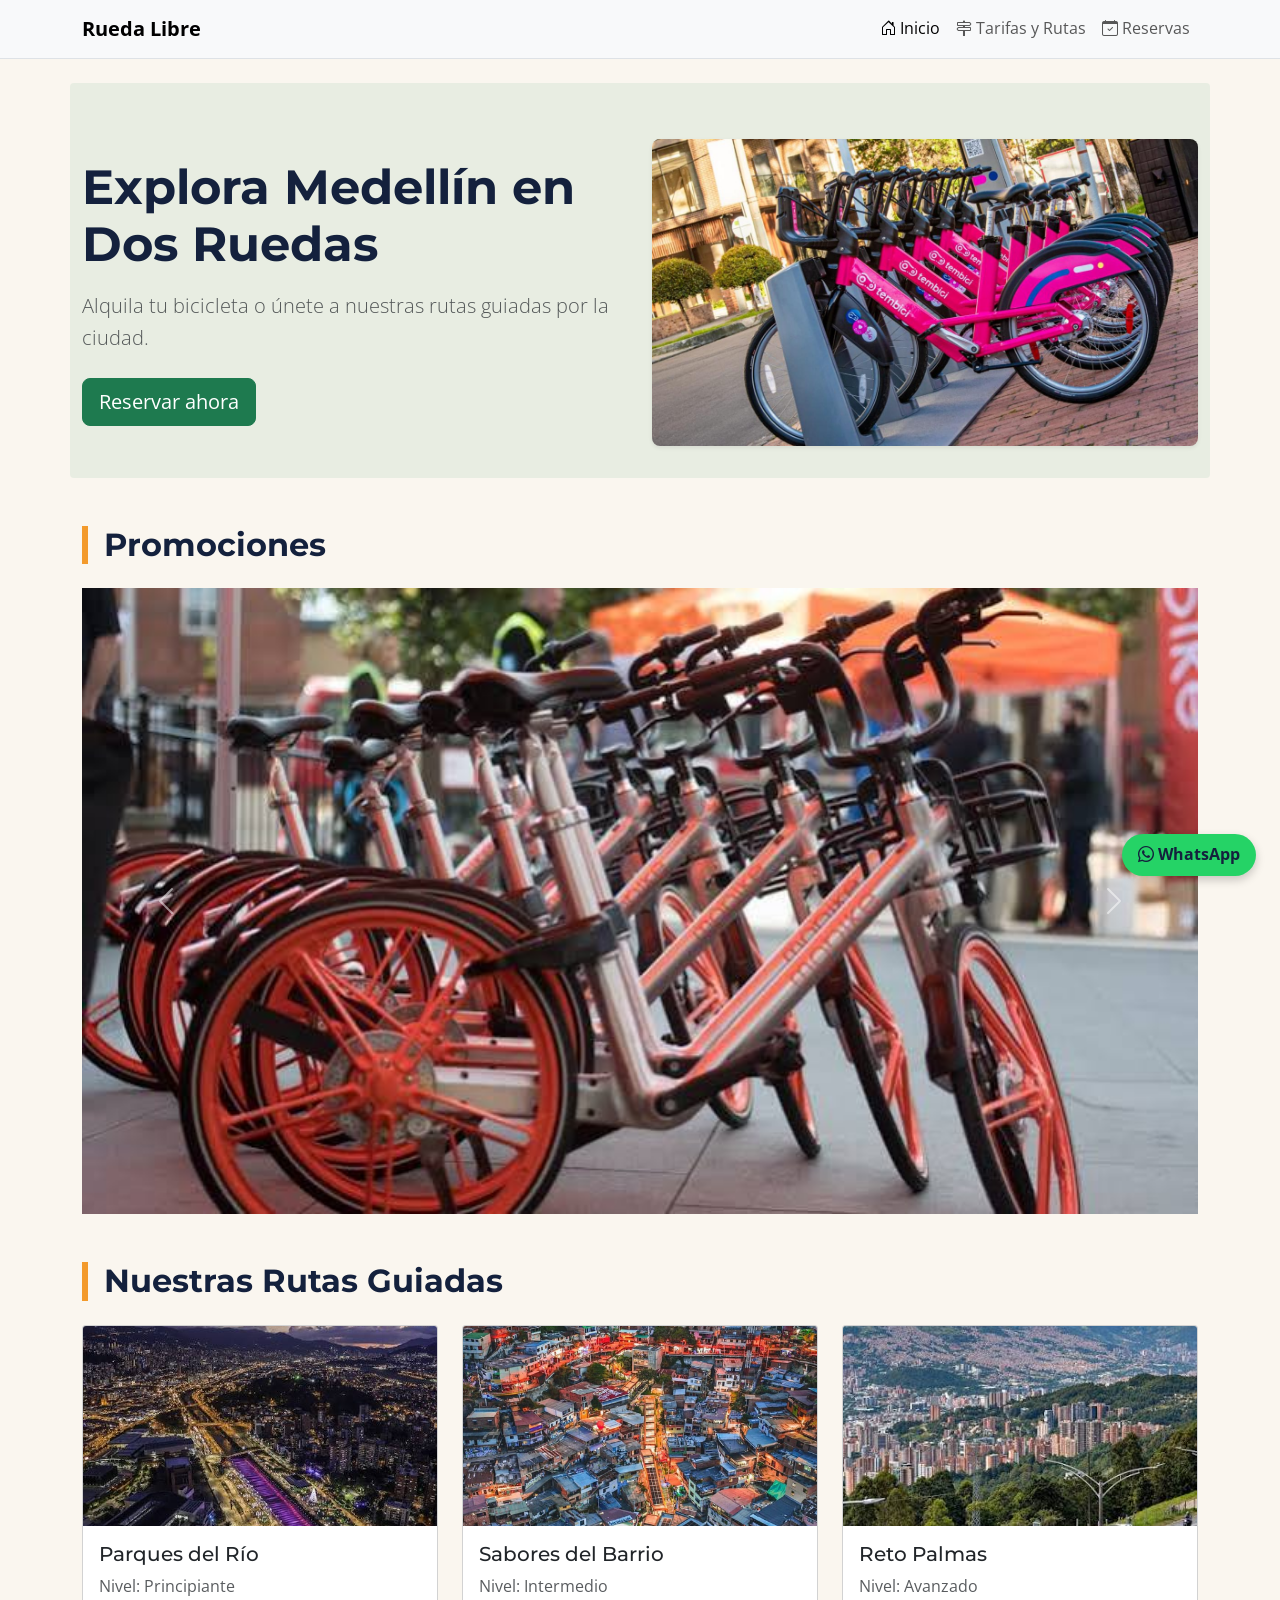
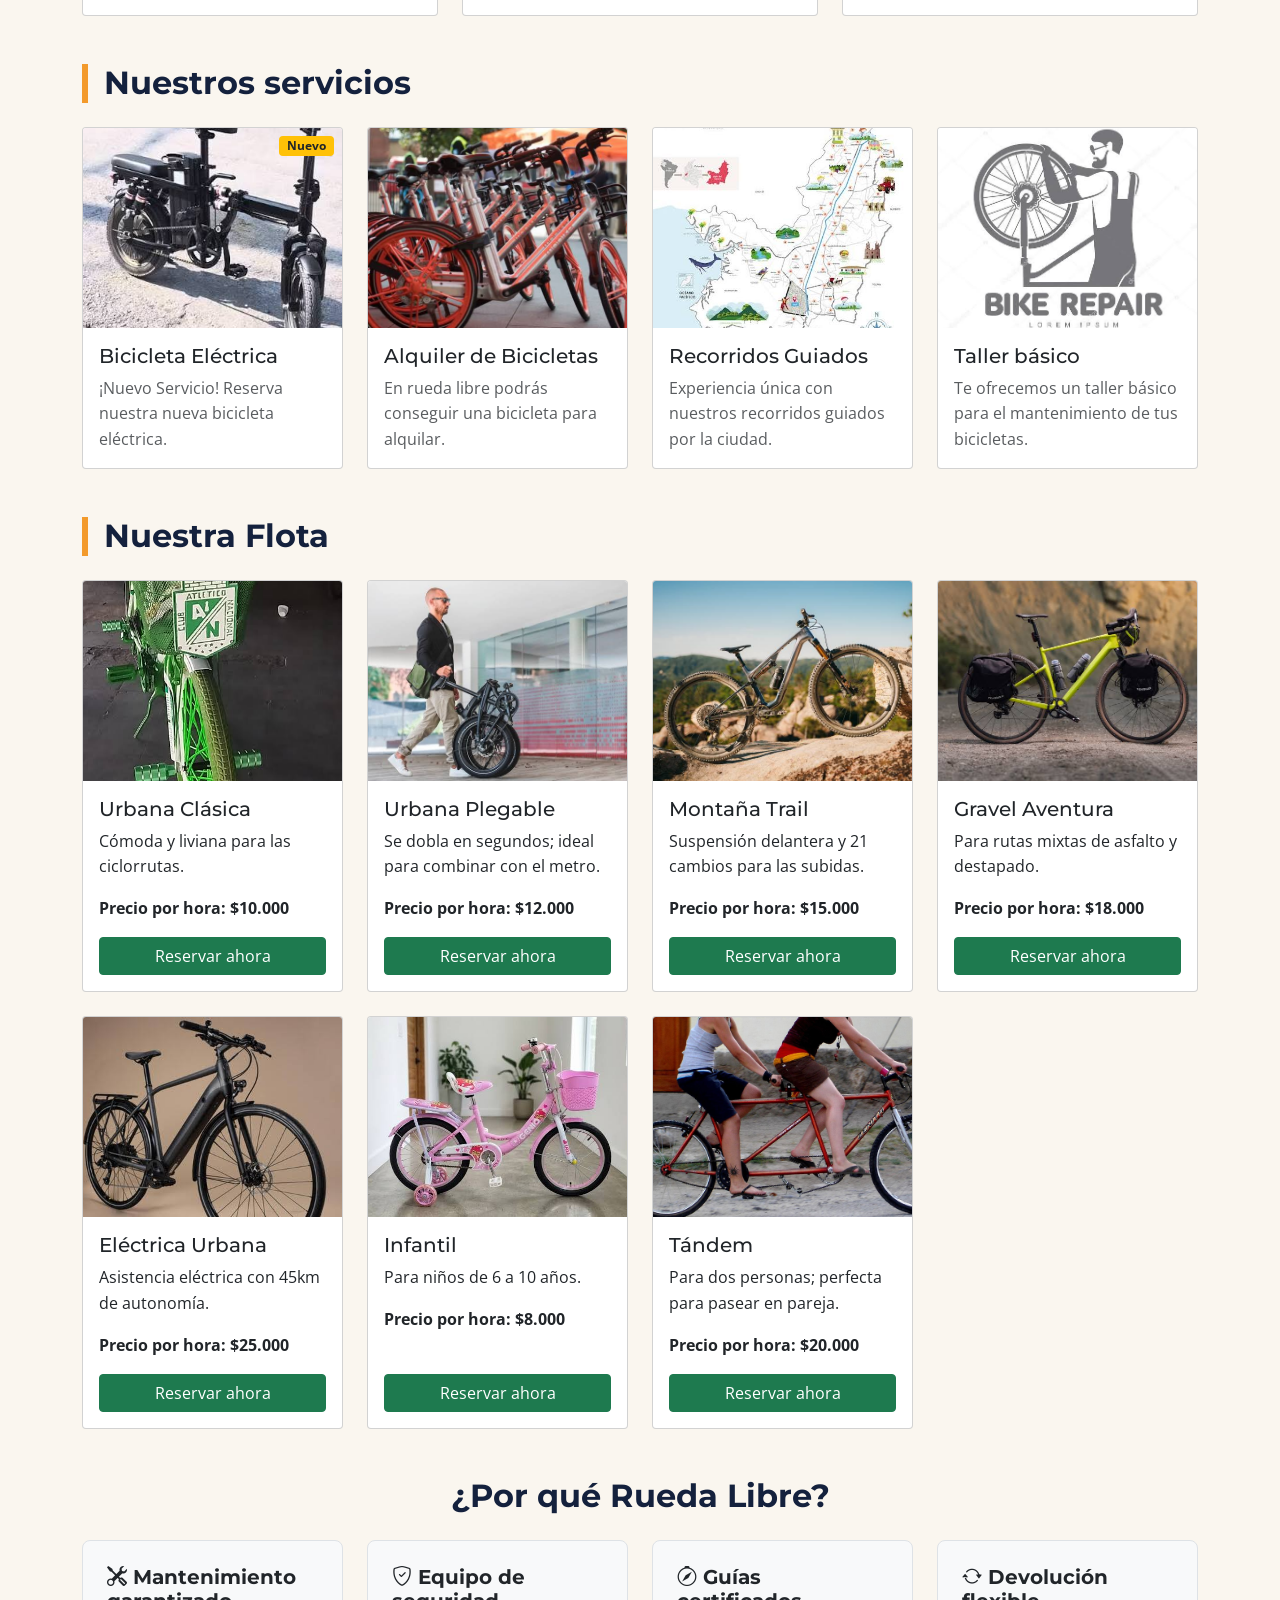
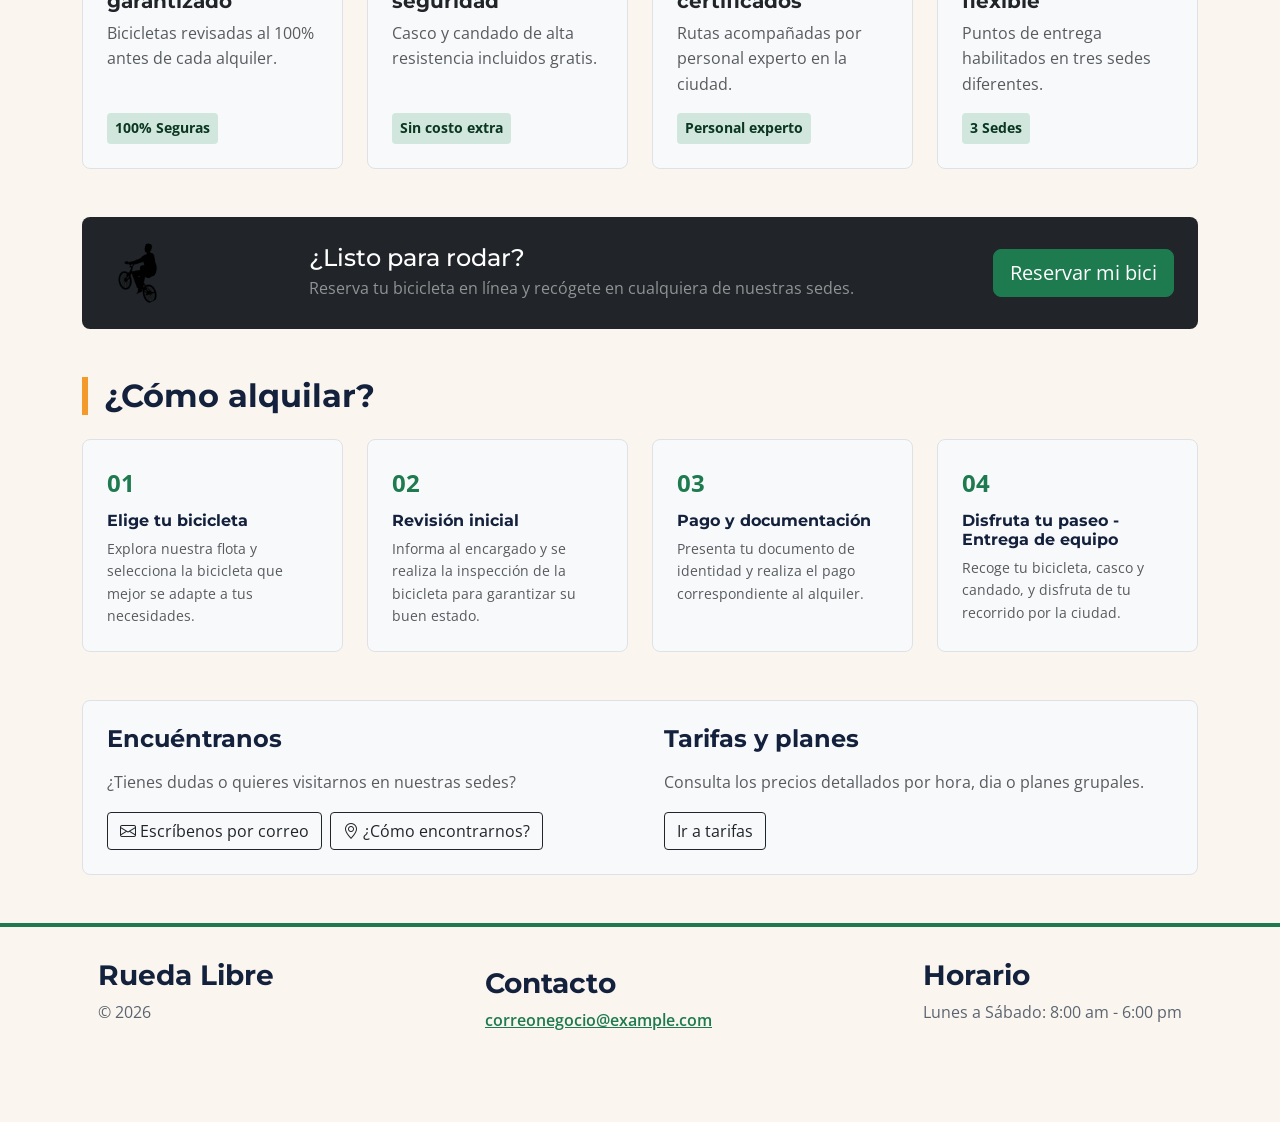
<file: index.html>
<!doctype html>
<html lang="es">
  <head>
    <meta charset="UTF-8" />
    <meta name="viewport" content="width=device-width, initial-scale=1.0" />
    <meta
      name="description"
      content="En este sitio podrás encontrar todo tipo de bicicletas"
    />
    <title>Rueda Libre | Alquiler de bicicletas en Medellín</title>

    <link rel="preconnect" href="https://fonts.googleapis.com" />
    <link rel="preconnect" href="https://fonts.gstatic.com" crossorigin />
    <link
      href="https://fonts.googleapis.com/css2?family=Montserrat:ital,wght@0,100..900;1,100..900&family=Open+Sans:ital,wght@0,300..800;1,300..800&display=swap"
      rel="stylesheet"
    />
    <link
      href="https://cdn.jsdelivr.net/npm/bootstrap@5.3.3/dist/css/bootstrap.min.css"
      rel="stylesheet"
      integrity="sha384-QWTKZyjpPEjISv5WaRU9OFeRpok6YctnYmDr5pNlyT2bRjXh0JMhjY6hW+ALEwIH"
      crossorigin="anonymous"
    />
    <link
      href="https://cdn.jsdelivr.net/npm/bootstrap-icons@1.13.1/font/bootstrap-icons.min.css"
      rel="stylesheet"
    />
    <link rel="stylesheet" href="css/styles.css" />
  </head>

  <body>
    <header>
      <nav class="navbar navbar-expand-lg bg-body-tertiary border-bottom">
        <div class="container">
          <h1 class="fs-5 m-0">
            <a class="navbar-brand fw-bold" href="index.html">Rueda Libre</a>
          </h1>
          <button
            class="navbar-toggler"
            type="button"
            data-bs-toggle="collapse"
            data-bs-target="#menuPrincipal"
            aria-controls="menuPrincipal"
            aria-expanded="false"
            aria-label="Abrir menú de navegación"
          >
            <span class="navbar-toggler-icon"></span>
          </button>
          <div class="collapse navbar-collapse" id="menuPrincipal">
            <ul class="navbar-nav ms-auto">
              <li class="nav-item">
                <a class="nav-link active" aria-current="page" href="index.html"
                  ><i class="bi bi-house-door" aria-hidden="true"></i> Inicio</a
                >
              </li>
              <li class="nav-item">
                <a class="nav-link" href="paginas/tarifas.html"
                  ><i class="bi bi-signpost-2" aria-hidden="true"></i> Tarifas y
                  Rutas</a
                >
              </li>
              <li class="nav-item">
                <a class="nav-link" href="paginas/reservas.html"
                  ><i class="bi bi-calendar-check" aria-hidden="true"></i>
                  Reservas</a
                >
              </li>
            </ul>
          </div>
        </div>
      </nav>
    </header>

    <main class="container my-4">
      <section class="portada row align-items-center g-4 my-4">
        <div class="col-12 col-md-6">
          <h2 class="display-5 fw-bold mb-3">Explora Medellín en Dos Ruedas</h2>
          <p class="lead text-body-secondary mb-4">
            Alquila tu bicicleta o únete a nuestras rutas guiadas por la ciudad.
          </p>
          <a href="paginas/reservas.html" class="btn btn-primary btn-lg"
            >Reservar ahora</a
          >
        </div>
        <div class="col-12 col-md-6">
          <img
            src="img/portada.jpeg"
            alt="Portada Rueda Libre"
            class="img-fluid rounded-3 shadow-sm"
          />
        </div>
      </section>

      <section class="my-5">
        <h2 class="titulo-seccion mb-4">Promociones</h2>
        <div id="carruselPromos" class="carousel slide" data-bs-ride="carousel">
          <div class="carousel-inner">
            <div class="carousel-item active">
              <img
                src="img/nombre5.jpg"
                class="d-block w-100"
                alt="Martes 2x1 en bicicletas urbanas"
              />
            </div>
            <div class="carousel-item">
              <img
                src="img/nombre12.jpg"
                class="d-block w-100"
                alt="20 % de descuento en eléctricas de lunes a jueves"
              />
            </div>
            <div class="carousel-item">
              <img
                src="img/nombre2.jpg"
                class="d-block w-100"
                alt="Si cumples años, el recorrido guiado es gratis"
              />
            </div>
          </div>

          <button
            class="carousel-control-prev"
            type="button"
            data-bs-target="#carruselPromos"
            data-bs-slide="prev"
          >
            <span class="carousel-control-prev-icon" aria-hidden="true"></span>
            <span class="visually-hidden">Anterior</span>
          </button>
          <button
            class="carousel-control-next"
            type="button"
            data-bs-target="#carruselPromos"
            data-bs-slide="next"
          >
            <span class="carousel-control-next-icon" aria-hidden="true"></span>
            <span class="visually-hidden">Siguiente</span>
          </button>
        </div>
      </section>

      <section class="my-5">
        <h2 class="titulo-seccion mb-4">Nuestras Rutas Guiadas</h2>
        <div class="row g-4">
          <article class="col-12 col-md-4">
            <div class="card h-100">
              <img
                src="img/ruta1.jpg"
                class="card-img-top object-fit-cover"
                style="height: 200px"
                alt="Ruta Parques del Río"
              />
              <div class="card-body">
                <h3 class="card-title h5">Parques del Río</h3>
                <p class="card-text text-body-secondary">Nivel: Principiante</p>
              </div>
            </div>
          </article>

          <article class="col-12 col-md-4">
            <div class="card h-100">
              <img
                src="img/ruta2.jpg"
                class="card-img-top object-fit-cover"
                style="height: 200px"
                alt="Ruta Sabores del Barrio"
              />
              <div class="card-body">
                <h3 class="card-title h5">Sabores del Barrio</h3>
                <p class="card-text text-body-secondary">Nivel: Intermedio</p>
              </div>
            </div>
          </article>

          <article class="col-12 col-md-4">
            <div class="card h-100">
              <img
                src="img/ruta3.jpg"
                class="card-img-top object-fit-cover"
                style="height: 200px"
                alt="Ruta Reto Palmas"
              />
              <div class="card-body">
                <h3 class="card-title h5">Reto Palmas</h3>
                <p class="card-text text-body-secondary">Nivel: Avanzado</p>
              </div>
            </div>
          </article>
        </div>
      </section>

      <section class="my-5">
        <h2 class="titulo-seccion mb-4">Nuestros servicios</h2>
        <div class="row g-4">
          <article class="col-12 col-md-6 col-lg-3">
            <div class="card h-100 position-relative">
              <span
                class="position-absolute top-0 end-0 m-2 badge bg-warning text-dark"
                >Nuevo</span
              >
              <img
                src="img/nombre4.jpg"
                class="card-img-top object-fit-cover"
                style="height: 200px"
                alt="Bicicleta Eléctrica"
              />
              <div class="card-body">
                <h3 class="card-title h5">Bicicleta Eléctrica</h3>
                <p class="card-text text-body-secondary">
                  ¡Nuevo Servicio! Reserva nuestra nueva bicicleta eléctrica.
                </p>
              </div>
            </div>
          </article>

          <article class="col-12 col-md-6 col-lg-3">
            <div class="card h-100">
              <img
                src="img/nombre5.jpg"
                class="card-img-top object-fit-cover"
                style="height: 200px"
                alt="Alquiler de Bicicletas"
              />
              <div class="card-body">
                <h3 class="card-title h5">Alquiler de Bicicletas</h3>
                <p class="card-text text-body-secondary">
                  En rueda libre podrás conseguir una bicicleta para alquilar.
                </p>
              </div>
            </div>
          </article>

          <article class="col-12 col-md-6 col-lg-3">
            <div class="card h-100">
              <img
                src="img/nombre6.jpg"
                class="card-img-top object-fit-cover"
                style="height: 200px"
                alt="Recorridos Guiados"
              />
              <div class="card-body">
                <h3 class="card-title h5">Recorridos Guiados</h3>
                <p class="card-text text-body-secondary">
                  Experiencia única con nuestros recorridos guiados por la
                  ciudad.
                </p>
              </div>
            </div>
          </article>

          <article class="col-12 col-md-6 col-lg-3">
            <div class="card h-100">
              <img
                src="img/nombre7.jpg"
                class="card-img-top object-fit-cover"
                style="height: 200px"
                alt="Taller básico de Bicicletas"
              />
              <div class="card-body">
                <h3 class="card-title h5">Taller básico</h3>
                <p class="card-text text-body-secondary">
                  Te ofrecemos un taller básico para el mantenimiento de tus
                  bicicletas.
                </p>
              </div>
            </div>
          </article>
        </div>
      </section>

      <section class="my-5">
        <h2 class="titulo-seccion mb-4">Nuestra Flota</h2>
        <div class="row g-4">
          <article class="col-12 col-sm-6 col-lg-4 col-xl-3">
            <div class="card h-100">
              <img
                src="img/nombre8.jpg"
                class="card-img-top object-fit-cover"
                style="height: 200px"
                alt="Bicicleta Urbana Clásica"
              />
              <div class="card-body d-flex flex-column justify-content-between">
                <div>
                  <h3 class="card-title h5">Urbana Clásica</h3>
                  <p class="card-text">
                    Cómoda y liviana para las ciclorrutas.
                  </p>
                  <p class="fw-bold">Precio por hora: $10.000</p>
                </div>
                <a href="paginas/reservas.html" class="btn btn-primary"
                  >Reservar ahora</a
                >
              </div>
            </div>
          </article>

          <article class="col-12 col-sm-6 col-lg-4 col-xl-3">
            <div class="card h-100">
              <img
                src="img/nombre9.jpg"
                class="card-img-top object-fit-cover"
                style="height: 200px"
                alt="Bicicleta Plegable"
              />
              <div class="card-body d-flex flex-column justify-content-between">
                <div>
                  <h3 class="card-title h5">Urbana Plegable</h3>
                  <p class="card-text">
                    Se dobla en segundos; ideal para combinar con el metro.
                  </p>
                  <p class="fw-bold">Precio por hora: $12.000</p>
                </div>
                <a href="paginas/reservas.html" class="btn btn-primary"
                  >Reservar ahora</a
                >
              </div>
            </div>
          </article>

          <article class="col-12 col-sm-6 col-lg-4 col-xl-3">
            <div class="card h-100">
              <img
                src="img/nombre10.jpg"
                class="card-img-top object-fit-cover"
                style="height: 200px"
                alt="Bicicleta de Montaña"
              />
              <div class="card-body d-flex flex-column justify-content-between">
                <div>
                  <h3 class="card-title h5">Montaña Trail</h3>
                  <p class="card-text">
                    Suspensión delantera y 21 cambios para las subidas.
                  </p>
                  <p class="fw-bold">Precio por hora: $15.000</p>
                </div>
                <a href="paginas/reservas.html" class="btn btn-primary"
                  >Reservar ahora</a
                >
              </div>
            </div>
          </article>

          <article class="col-12 col-sm-6 col-lg-4 col-xl-3">
            <div class="card h-100">
              <img
                src="img/nombre11.jpg"
                class="card-img-top object-fit-cover"
                style="height: 200px"
                alt="Bicicleta Gravel"
              />
              <div class="card-body d-flex flex-column justify-content-between">
                <div>
                  <h3 class="card-title h5">Gravel Aventura</h3>
                  <p class="card-text">
                    Para rutas mixtas de asfalto y destapado.
                  </p>
                  <p class="fw-bold">Precio por hora: $18.000</p>
                </div>
                <a href="paginas/reservas.html" class="btn btn-primary"
                  >Reservar ahora</a
                >
              </div>
            </div>
          </article>

          <article class="col-12 col-sm-6 col-lg-4 col-xl-3">
            <div class="card h-100">
              <img
                src="img/nombre12.jpg"
                class="card-img-top object-fit-cover"
                style="height: 200px"
                alt="Bicicleta Eléctrica"
              />
              <div class="card-body d-flex flex-column justify-content-between">
                <div>
                  <h3 class="card-title h5">Eléctrica Urbana</h3>
                  <p class="card-text">
                    Asistencia eléctrica con 45km de autonomía.
                  </p>
                  <p class="fw-bold">Precio por hora: $25.000</p>
                </div>
                <a href="paginas/reservas.html" class="btn btn-primary"
                  >Reservar ahora</a
                >
              </div>
            </div>
          </article>

          <article class="col-12 col-sm-6 col-lg-4 col-xl-3">
            <div class="card h-100">
              <img
                src="img/nombre13.jpg"
                class="card-img-top object-fit-cover"
                style="height: 200px"
                alt="Bicicleta Infantil"
              />
              <div class="card-body d-flex flex-column justify-content-between">
                <div>
                  <h3 class="card-title h5">Infantil</h3>
                  <p class="card-text">Para niños de 6 a 10 años.</p>
                  <p class="fw-bold">Precio por hora: $8.000</p>
                </div>
                <a href="paginas/reservas.html" class="btn btn-primary"
                  >Reservar ahora</a
                >
              </div>
            </div>
          </article>

          <article class="col-12 col-sm-6 col-lg-4 col-xl-3">
            <div class="card h-100">
              <img
                src="img/nombre14.jpg"
                class="card-img-top object-fit-cover"
                style="height: 200px"
                alt="Bicicleta Tándem"
              />
              <div class="card-body d-flex flex-column justify-content-between">
                <div>
                  <h3 class="card-title h5">Tándem</h3>
                  <p class="card-text">
                    Para dos personas; perfecta para pasear en pareja.
                  </p>
                  <p class="fw-bold">Precio por hora: $20.000</p>
                </div>
                <a href="paginas/reservas.html" class="btn btn-primary"
                  >Reservar ahora</a
                >
              </div>
            </div>
          </article>
        </div>
      </section>

      <section class="my-5">
        <h2 class="text-center mb-4">¿Por qué Rueda Libre?</h2>

        <div class="row g-4">
          <article class="col-12 col-md-6 col-lg-3">
            <div
              class="p-4 border rounded-3 bg-body-tertiary h-100 d-flex flex-column justify-content-between"
            >
              <div>
                <h3 class="fs-5 fw-bold text-dark mb-2">
                  <i class="bi bi-tools" aria-hidden="true"></i> Mantenimiento
                  garantizado
                </h3>
                <p class="text-body-secondary mb-3">
                  Bicicletas revisadas al 100% antes de cada alquiler.
                </p>
              </div>
              <div>
                <span
                  class="d-inline-block bg-success-subtle text-success-emphasis fw-bold px-2 py-1 rounded small"
                  >100% Seguras</span
                >
              </div>
            </div>
          </article>

          <article class="col-12 col-md-6 col-lg-3">
            <div
              class="p-4 border rounded-3 bg-body-tertiary h-100 d-flex flex-column justify-content-between"
            >
              <div>
                <h3 class="fs-5 fw-bold text-dark mb-2">
                  <i class="bi bi-shield-check" aria-hidden="true"></i> Equipo
                  de seguridad
                </h3>
                <p class="text-body-secondary mb-3">
                  Casco y candado de alta resistencia incluidos gratis.
                </p>
              </div>
              <div>
                <span
                  class="d-inline-block bg-success-subtle text-success-emphasis fw-bold px-2 py-1 rounded small"
                  >Sin costo extra</span
                >
              </div>
            </div>
          </article>

          <article class="col-12 col-md-6 col-lg-3">
            <div
              class="p-4 border rounded-3 bg-body-tertiary h-100 d-flex flex-column justify-content-between"
            >
              <div>
                <h3 class="fs-5 fw-bold text-dark mb-2">
                  <i class="bi bi-compass" aria-hidden="true"></i> Guías
                  certificados
                </h3>
                <p class="text-body-secondary mb-3">
                  Rutas acompañadas por personal experto en la ciudad.
                </p>
              </div>
              <div>
                <span
                  class="d-inline-block bg-success-subtle text-success-emphasis fw-bold px-2 py-1 rounded small"
                  >Personal experto</span
                >
              </div>
            </div>
          </article>

          <article class="col-12 col-md-6 col-lg-3">
            <div
              class="p-4 border rounded-3 bg-body-tertiary h-100 d-flex flex-column justify-content-between"
            >
              <div>
                <h3 class="fs-5 fw-bold text-dark mb-2">
                  <i class="bi bi-arrow-repeat" aria-hidden="true"></i>
                  Devolución flexible
                </h3>
                <p class="text-body-secondary mb-3">
                  Puntos de entrega habilitados en tres sedes diferentes.
                </p>
              </div>
              <div>
                <span
                  class="d-inline-block bg-success-subtle text-success-emphasis fw-bold px-2 py-1 rounded small"
                  >3 Sedes</span
                >
              </div>
            </div>
          </article>
        </div>
      </section>

      <section
        class="bg-dark text-white p-4 rounded-3 d-flex flex-column flex-md-row justify-content-between align-items-center gap-3 my-5"
      >
        <img
          src="img/logo.png"
          alt="Logo Rueda Libre"
          class="d-none d-md-block rounded-circle object-fit-cover"
          width="64"
          height="64"
        />

        <div>
          <h3 class="h4 mb-1">¿Listo para rodar?</h3>
          <p class="mb-0 text-white-50">
            Reserva tu bicicleta en línea y recógete en cualquiera de nuestras
            sedes.
          </p>
        </div>

        <a href="paginas/reservas.html" class="btn btn-primary btn-lg"
          >Reservar mi bici</a
        >
      </section>

      <section class="my-5">
        <h2 class="titulo-seccion mb-4">¿Cómo alquilar?</h2>
        <div class="row g-4">
          <article class="col-12 col-sm-6 col-lg-3">
            <div class="p-4 border rounded-3 bg-body-tertiary h-100">
              <span class="fs-4 fw-bold text-primary d-block mb-2">01</span>
              <h3 class="h6 fw-bold mb-2">Elige tu bicicleta</h3>
              <p class="text-body-secondary small mb-0">
                Explora nuestra flota y selecciona la bicicleta que mejor se
                adapte a tus necesidades.
              </p>
            </div>
          </article>

          <article class="col-12 col-sm-6 col-lg-3">
            <div class="p-4 border rounded-3 bg-body-tertiary h-100">
              <span class="fs-4 fw-bold text-primary d-block mb-2">02</span>
              <h3 class="h6 fw-bold mb-2">Revisión inicial</h3>
              <p class="text-body-secondary small mb-0">
                Informa al encargado y se realiza la inspección de la bicicleta
                para garantizar su buen estado.
              </p>
            </div>
          </article>

          <article class="col-12 col-sm-6 col-lg-3">
            <div class="p-4 border rounded-3 bg-body-tertiary h-100">
              <span class="fs-4 fw-bold text-primary d-block mb-2">03</span>
              <h3 class="h6 fw-bold mb-2">Pago y documentación</h3>
              <p class="text-body-secondary small mb-0">
                Presenta tu documento de identidad y realiza el pago
                correspondiente al alquiler.
              </p>
            </div>
          </article>

          <article class="col-12 col-sm-6 col-lg-3">
            <div class="p-4 border rounded-3 bg-body-tertiary h-100">
              <span class="fs-4 fw-bold text-primary d-block mb-2">04</span>
              <h3 class="h6 fw-bold mb-2">
                Disfruta tu paseo - Entrega de equipo
              </h3>
              <p class="text-body-secondary small mb-0">
                Recoge tu bicicleta, casco y candado, y disfruta de tu recorrido
                por la ciudad.
              </p>
            </div>
          </article>
        </div>
      </section>

      <section class="my-5 p-4 bg-light border rounded-3">
        <div class="row g-4 align-items-center">
          <div class="col-12 col-md-6">
            <h2 id="Encuéntranos" class="h4 fw-bold mb-3">Encuéntranos</h2>
            <p class="text-body-secondary mb-3">
              ¿Tienes dudas o quieres visitarnos en nuestras sedes?
            </p>
            <div class="d-flex flex-wrap gap-2">
              <a
                href="mailto:hola@ruedalibre.example"
                class="btn btn-outline-dark"
                ><i class="bi bi-envelope" aria-hidden="true"></i> Escríbenos
                por correo</a
              >
              <a href="#Encuéntranos" class="btn btn-outline-dark"
                ><i class="bi bi-geo-alt" aria-hidden="true"></i> ¿Cómo
                encontrarnos?</a
              >
            </div>
          </div>

          <div class="col-12 col-md-6 ps-md-4">
            <h2 id="tarifas" class="h4 fw-bold mb-3">Tarifas y planes</h2>
            <p class="text-body-secondary mb-3">
              Consulta los precios detallados por hora, dia o planes grupales.
            </p>
            <a href="paginas/tarifas.html" class="btn btn-outline-dark"
              >Ir a tarifas</a
            >
          </div>
        </div>
      </section>
    </main>

    <footer class="footer pie-marca">
      <section>
        <h3>Rueda Libre</h3>
        <p>© 2026</p>
      </section>

      <section>
        <h3>Contacto</h3>
        <a href="mailto:correonegocio@example.com">correonegocio@example.com</a>
      </section>

      <section>
        <h3>Horario</h3>
        <p>Lunes a Sábado: 8:00 am - 6:00 pm</p>
      </section>
    </footer>

    <a
      href="https://wa.me/573000000000"
      target="_blank"
      rel="noopener noreferrer"
      class="boton-whatsapp"
    >
      <i class="bi bi-whatsapp" aria-hidden="true"></i> WhatsApp
    </a>
    <script
      src="https://cdn.jsdelivr.net/npm/bootstrap@5.3.3/dist/js/bootstrap.bundle.min.js"
      integrity="sha384-YvpcrYf0tY3lHB60NNkmXc5s9fDVZLESaAA55NDzOxhy9GkcIdslK1eN7N6jIeHz"
      crossorigin="anonymous"
    ></script>
  </body>
</html>
</file>
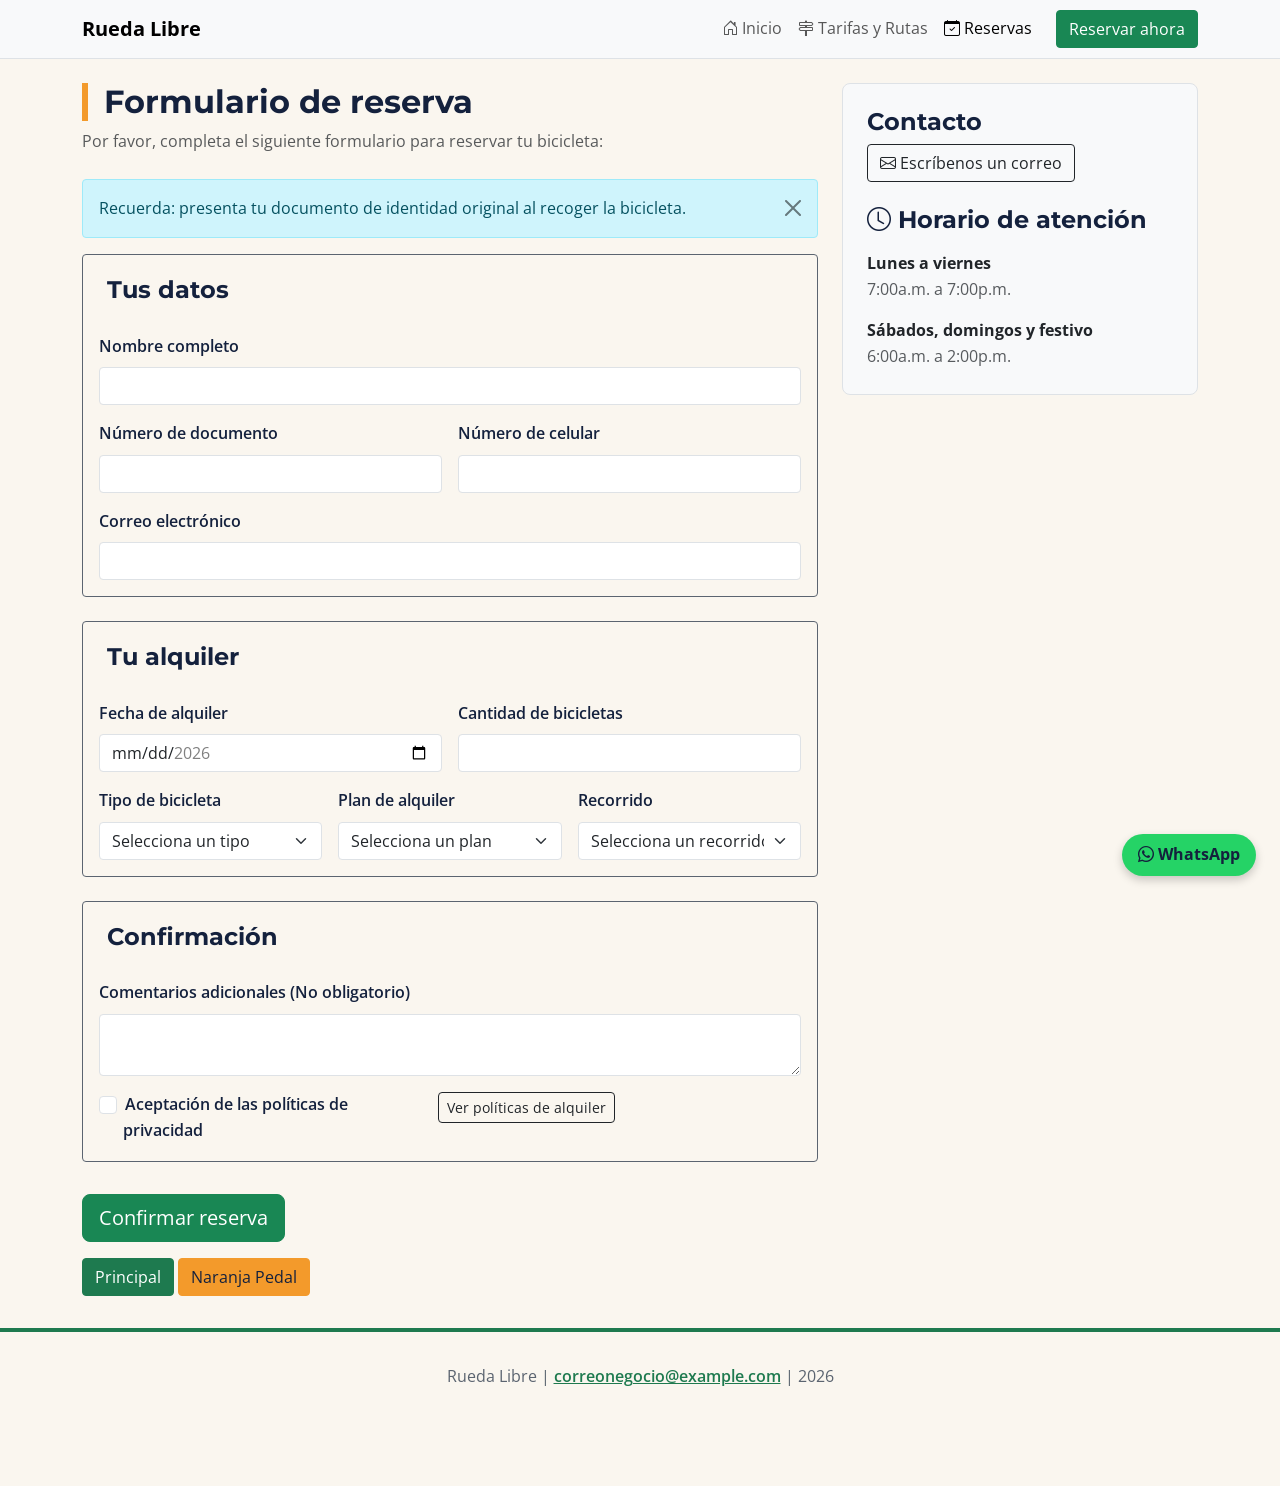
<file: paginas/reservas.html>
<!doctype html>
<html lang="es">
  <head>
    <meta charset="UTF-8" />
    <meta name="viewport" content="width=device-width, initial-scale=1.0" />
    <title>Reserva tu bicicleta</title>

    <link rel="preconnect" href="https://fonts.googleapis.com" />
    <link rel="preconnect" href="https://fonts.gstatic.com" crossorigin />
    <link
      href="https://fonts.googleapis.com/css2?family=Montserrat:ital,wght@0,100..900;1,100..900&family=Open+Sans:ital,wght@0,300..800;1,300..800&display=swap"
      rel="stylesheet"
    />
    <link
      href="https://cdn.jsdelivr.net/npm/bootstrap@5.3.3/dist/css/bootstrap.min.css"
      rel="stylesheet"
      integrity="sha384-QWTKZyjpPEjISv5WaRU9OFeRpok6YctnYmDr5pNlyT2bRjXh0JMhjY6hW+ALEwIH"
      crossorigin="anonymous"
    />
    <link
      href="https://cdn.jsdelivr.net/npm/bootstrap-icons@1.13.1/font/bootstrap-icons.min.css"
      rel="stylesheet"
    />
    <link rel="stylesheet" href="../css/styles.css" />
  </head>

  <body>
    <header>
      <nav class="navbar navbar-expand-lg bg-body-tertiary border-bottom">
        <div class="container">
          <h1 class="fs-5 m-0">
            <a class="navbar-brand fw-bold" href="../index.html">Rueda Libre</a>
          </h1>
          <button
            class="navbar-toggler"
            type="button"
            data-bs-toggle="collapse"
            data-bs-target="#menuPrincipal"
            aria-controls="menuPrincipal"
            aria-expanded="false"
            aria-label="Abrir menú de navegación"
          >
            <span class="navbar-toggler-icon"></span>
          </button>
          <div class="collapse navbar-collapse" id="menuPrincipal">
            <ul class="navbar-nav ms-auto">
              <li class="nav-item">
                <a class="nav-link" href="../index.html"
                  ><i class="bi bi-house-door" aria-hidden="true"></i> Inicio</a
                >
              </li>
              <li class="nav-item">
                <a class="nav-link" href="tarifas.html"
                  ><i class="bi bi-signpost-2" aria-hidden="true"></i> Tarifas y
                  Rutas</a
                >
              </li>
              <li class="nav-item">
                <a
                  class="nav-link active"
                  aria-current="page"
                  href="reservas.html"
                  ><i class="bi bi-calendar-check" aria-hidden="true"></i>
                  Reservas</a
                >
              </li>
            </ul>
            <a href="reservas.html" class="btn btn-success mt-2 mt-lg-0 ms-lg-3"
              >Reservar ahora</a
            >
          </div>
        </div>
      </nav>
    </header>

    <main class="container my-4">
      <div class="row g-4" id="reservas">
        <section class="col-12 col-md-8">
          <h2 class="titulo-seccion mb-2">Formulario de reserva</h2>
          <p class="text-body-secondary mb-4">
            Por favor, completa el siguiente formulario para reservar tu
            bicicleta:
          </p>

          <div
            class="alert alert-info alert-dismissible fade show"
            role="alert"
          >
            Recuerda: presenta tu documento de identidad original al recoger la
            bicicleta.
            <button
              type="button"
              class="btn-close"
              data-bs-dismiss="alert"
              aria-label="Cerrar"
            ></button>
          </div>

          <form action="#" method="post" class="needs-validation" novalidate>
            <fieldset class="mb-4">
              <legend>Tus datos</legend>

              <div class="row g-3">
                <div class="col-12">
                  <label for="nombre" class="form-label">Nombre completo</label>
                  <input
                    type="text"
                    class="form-control"
                    id="nombre"
                    name="nombre"
                    required
                    minlength="3"
                  />
                  <div class="invalid-feedback">
                    Escribe tu nombre completo (mínimo 3 caracteres).
                  </div>
                </div>

                <div class="col-12 col-md-6">
                  <label for="documento" class="form-label"
                    >Número de documento</label
                  >
                  <input
                    type="tel"
                    class="form-control"
                    id="documento"
                    name="documento"
                    required
                    minlength="6"
                    maxlength="10"
                  />
                  <div class="invalid-feedback">
                    Escribe tu número de documento, entre 6 y 10 dígitos.
                  </div>
                </div>

                <div class="col-12 col-md-6">
                  <label for="celular" class="form-label"
                    >Número de celular</label
                  >
                  <input
                    type="tel"
                    class="form-control"
                    id="celular"
                    name="celular"
                    required
                    minlength="10"
                    maxlength="10"
                    pattern="3[0-9]{9}"
                    title="El número debe tener 10 dígitos y empezar por 3"
                  />
                  <div class="invalid-feedback">
                    Escribe un celular de 10 dígitos que empiece por 3 (ejemplo:
                    3001234567).
                  </div>
                </div>

                <div class="col-12">
                  <label for="correo" class="form-label"
                    >Correo electrónico</label
                  >
                  <input
                    type="email"
                    class="form-control"
                    id="correo"
                    name="correo"
                    required
                  />
                  <div class="invalid-feedback">
                    Escribe un correo válido, por ejemplo nombre@correo.com.
                  </div>
                </div>
              </div>
            </fieldset>

            <fieldset class="mb-4">
              <legend>Tu alquiler</legend>

              <div class="row g-3">
                <div class="col-12 col-md-6">
                  <label for="fecha" class="form-label"
                    >Fecha de alquiler</label
                  >
                  <input
                    type="date"
                    class="form-control"
                    id="fecha"
                    name="fecha"
                    required
                    min="2026-11-01"
                    max="2026-12-31"
                  />
                  <div class="invalid-feedback">
                    Elige una fecha entre el 1 de noviembre y el 31 de diciembre
                    de 2026.
                  </div>
                </div>

                <div class="col-12 col-md-6">
                  <label for="cantidad" class="form-label"
                    >Cantidad de bicicletas</label
                  >
                  <input
                    type="number"
                    class="form-control"
                    id="cantidad"
                    name="cantidad"
                    required
                    min="1"
                    max="6"
                  />
                  <div class="invalid-feedback">
                    Escribe una cantidad entre 1 y 6 bicicletas.
                  </div>
                </div>

                <div class="col-12 col-md-4">
                  <label for="tipobici" class="form-label"
                    >Tipo de bicicleta</label
                  >
                  <select
                    class="form-select"
                    id="tipobici"
                    name="tipobici"
                    required
                  >
                    <option value="">Selecciona un tipo</option>
                    <option value="urbana">Urbana</option>
                    <option value="montaña">Montaña</option>
                    <option value="eléctrica">Eléctrica</option>
                  </select>
                  <div class="invalid-feedback">
                    Selecciona el tipo de bicicleta que quieres alquilar.
                  </div>
                </div>

                <div class="col-12 col-md-4">
                  <label for="plan" class="form-label">Plan de alquiler</label>
                  <select class="form-select" id="plan" name="plan" required>
                    <option value="">Selecciona un plan</option>
                    <option value="1hora">1 hora</option>
                    <option value="mediodia">Medio dia</option>
                    <option value="diacompleto">Día completo</option>
                  </select>
                  <div class="invalid-feedback">
                    Selecciona un plan de alquiler.
                  </div>
                </div>

                <div class="col-12 col-md-4">
                  <label for="recorrido" class="form-label">Recorrido</label>
                  <select
                    class="form-select"
                    id="recorrido"
                    name="recorrido"
                    required
                  >
                    <option value="">Selecciona un recorrido</option>
                    <option value="rioyparques">Rio y Parques</option>
                    <option value="saboresdebarrio">Sabores de Barrio</option>
                    <option value="retolaspalmas">Reto Las Palmas</option>
                    <option value="ninguno">Ninguno</option>
                  </select>
                  <div class="invalid-feedback">
                    Selecciona un recorrido, o elige «Ninguno» si no quieres
                    uno.
                  </div>
                </div>
              </div>
            </fieldset>

            <fieldset class="mb-4">
              <legend>Confirmación</legend>

              <div class="row g-3">
                <div class="col-12">
                  <label for="comentarios" class="form-label"
                    >Comentarios adicionales (No obligatorio)</label
                  >
                  <textarea
                    class="form-control"
                    id="comentarios"
                    name="comentarios"
                    rows="2"
                    maxlength="300"
                  ></textarea>
                </div>

                <div class="col-12 d-flex flex-wrap align-items-start gap-2">
                  <div class="form-check">
                    <input
                      class="form-check-input"
                      type="checkbox"
                      id="politicas"
                      name="politicas"
                      required
                    />
                    <label for="politicas" class="form-check-label mb-0"
                      >Aceptación de las políticas de privacidad</label
                    >
                    <div class="invalid-feedback">
                      Debes aceptar las políticas para poder confirmar tu
                      reserva.
                    </div>
                  </div>
                  <button
                    type="button"
                    class="btn btn-outline-dark btn-sm mt-0"
                    data-bs-toggle="modal"
                    data-bs-target="#modalPoliticas"
                  >
                    Ver políticas de alquiler
                  </button>
                </div>
              </div>
            </fieldset>

            <p>
              <button type="submit" class="btn btn-success btn-lg">
                Confirmar reserva
              </button>
            </p>
          </form>
        </section>

        <aside class="col-12 col-md-4">
          <div class="p-4 border rounded-3 bg-body-tertiary">
            <section class="mb-4">
              <h2 class="h4 fw-bold mb-2">Contacto</h2>
              <p class="mb-0">
                <a
                  href="mailto:correocontacto@example.com"
                  class="btn btn-outline-dark"
                  ><i class="bi bi-envelope" aria-hidden="true"></i> Escríbenos
                  un correo</a
                >
              </p>
            </section>

            <section>
              <h2 class="h4 fw-bold mb-3">
                <i class="bi bi-clock" aria-hidden="true"></i> Horario de
                atención
              </h2>
              <dl class="mb-0">
                <dt class="fw-bold text-dark">Lunes a viernes</dt>
                <dd class="mb-3 text-body-secondary">7:00a.m. a 7:00p.m.</dd>
                <dt class="fw-bold text-dark">Sábados, domingos y festivo</dt>
                <dd class="mb-0 text-body-secondary">6:00a.m. a 2:00p.m.</dd>
              </dl>
            </section>
          </div>
        </aside>
      </div>
      <button type="button" class="btn btn-primary">Principal</button>
      <button type="button" class="btn btn-naranja">Naranja Pedal</button>
    </main>

    <div
      class="modal fade"
      id="modalPoliticas"
      tabindex="-1"
      aria-labelledby="modalPoliticasLabel"
      aria-hidden="true"
    >
      <div class="modal-dialog">
        <div class="modal-content">
          <div class="modal-header">
            <h2 class="modal-title fs-5" id="modalPoliticasLabel">
              Políticas de alquiler
            </h2>
            <button
              type="button"
              class="btn-close"
              data-bs-dismiss="modal"
              aria-label="Cerrar"
            ></button>
          </div>
          <div class="modal-body">
            <ol>
              <li>
                Presenta tu documento de identidad original al recoger la
                bicicleta.
              </li>
              <li>Revisa la bicicleta con el asesor antes de salir.</li>
              <li>
                Cada 15 minutos de retraso en la devolución tienen un recargo de
                $5.000.
              </li>
              <li>
                Los daños por mal uso se cobran según el costo de la reparación.
              </li>
              <li>
                Los menores de edad deben estar acompañados por un adulto
                responsable.
              </li>
            </ol>
          </div>
          <div class="modal-footer">
            <button
              type="button"
              class="btn btn-secondary"
              data-bs-dismiss="modal"
            >
              Cerrar
            </button>
          </div>
        </div>
      </div>
    </div>

    <footer class="footer pie-marca">
      <p>
        Rueda Libre |
        <a href="mailto:correonegocio@example.com">
          correonegocio@example.com</a
        >
        | 2026
      </p>
    </footer>

    <a
      href="https://wa.me/573000000000"
      target="_blank"
      rel="noopener noreferrer"
      class="boton-whatsapp"
    >
      <i class="bi bi-whatsapp" aria-hidden="true"></i> WhatsApp
    </a>
    <script
      src="https://cdn.jsdelivr.net/npm/bootstrap@5.3.3/dist/js/bootstrap.bundle.min.js"
      integrity="sha384-YvpcrYf0tY3lHB60NNkmXc5s9fDVZLESaAA55NDzOxhy9GkcIdslK1eN7N6jIeHz"
      crossorigin="anonymous"
    ></script>
    <script>
      // Example starter JavaScript for disabling form submissions if there are invalid fields
      (() => {
        "use strict";

        // Fetch all the forms we want to apply custom Bootstrap validation styles to
        const forms = document.querySelectorAll(".needs-validation");

        // Loop over them and prevent submission
        Array.from(forms).forEach((form) => {
          form.addEventListener(
            "submit",
            (event) => {
              if (!form.checkValidity()) {
                event.preventDefault();
                event.stopPropagation();
              }

              form.classList.add("was-validated");
            },
            false,
          );
        });
      })();
    </script>
  </body>
</html>
</file>
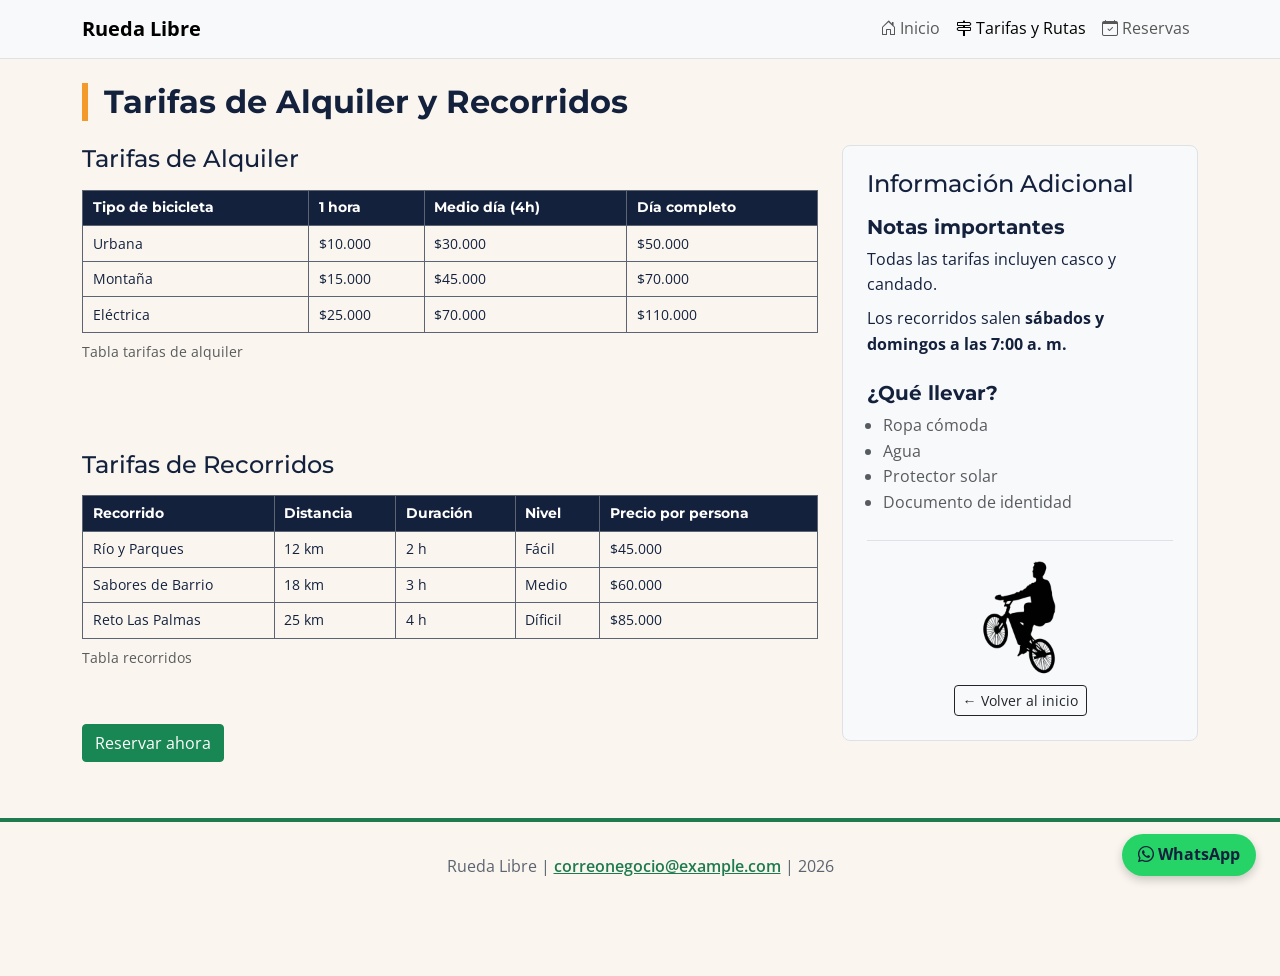
<file: paginas/tarifas.html>
<!doctype html>
<html lang="es">
  <head>
    <meta charset="UTF-8" />
    <meta name="viewport" content="width=device-width, initial-scale=1.0" />
    <meta name="description" content="En este apartado se verá las tarifas" />
    <title>Tarifas</title>

    <link rel="preconnect" href="https://fonts.googleapis.com" />
    <link rel="preconnect" href="https://fonts.gstatic.com" crossorigin />
    <link
      href="https://fonts.googleapis.com/css2?family=Montserrat:ital,wght@0,100..900;1,100..900&family=Open+Sans:ital,wght@0,300..800;1,300..800&display=swap"
      rel="stylesheet"
    />
    <link
      href="https://cdn.jsdelivr.net/npm/bootstrap@5.3.3/dist/css/bootstrap.min.css"
      rel="stylesheet"
      integrity="sha384-QWTKZyjpPEjISv5WaRU9OFeRpok6YctnYmDr5pNlyT2bRjXh0JMhjY6hW+ALEwIH"
      crossorigin="anonymous"
    />
    <link
      href="https://cdn.jsdelivr.net/npm/bootstrap-icons@1.13.1/font/bootstrap-icons.min.css"
      rel="stylesheet"
    />
    <link rel="stylesheet" href="../css/styles.css" />
  </head>

  <body>
    <header>
      <nav class="navbar navbar-expand-lg bg-body-tertiary border-bottom">
        <div class="container">
          <h1 class="fs-5 m-0">
            <a class="navbar-brand fw-bold" href="../index.html">Rueda Libre</a>
          </h1>
          <button
            class="navbar-toggler"
            type="button"
            data-bs-toggle="collapse"
            data-bs-target="#menuPrincipal"
            aria-controls="menuPrincipal"
            aria-expanded="false"
            aria-label="Abrir menú de navegación"
          >
            <span class="navbar-toggler-icon"></span>
          </button>
          <div class="collapse navbar-collapse" id="menuPrincipal">
            <ul class="navbar-nav ms-auto">
              <li class="nav-item">
                <a class="nav-link" href="../index.html"
                  ><i class="bi bi-house-door" aria-hidden="true"></i> Inicio</a
                >
              </li>
              <li class="nav-item">
                <a
                  class="nav-link active"
                  aria-current="page"
                  href="tarifas.html"
                  ><i class="bi bi-signpost-2" aria-hidden="true"></i> Tarifas y
                  Rutas</a
                >
              </li>
              <li class="nav-item">
                <a class="nav-link" href="reservas.html"
                  ><i class="bi bi-calendar-check" aria-hidden="true"></i>
                  Reservas</a
                >
              </li>
            </ul>
          </div>
        </div>
      </nav>
    </header>

    <main class="container my-4">
      <h2 class="titulo-seccion mb-4">Tarifas de Alquiler y Recorridos</h2>

      <div class="row g-4">
        <div class="col-12 col-lg-8">
          <section id="Tabla-Tarifas" class="mb-5">
            <h3 class="h4 mb-3">Tarifas de Alquiler</h3>
            <div class="table-responsive">
              <table border="1">
                <caption>
                  Tabla tarifas de alquiler
                </caption>
                <thead>
                  <tr>
                    <th scope="col">Tipo de bicicleta</th>
                    <th scope="col">1 hora</th>
                    <th scope="col">Medio día (4h)</th>
                    <th scope="col">Día completo</th>
                  </tr>
                </thead>
                <tbody>
                  <tr>
                    <td>Urbana</td>
                    <td>$10.000</td>
                    <td>$30.000</td>
                    <td>$50.000</td>
                  </tr>
                  <tr>
                    <td>Montaña</td>
                    <td>$15.000</td>
                    <td>$45.000</td>
                    <td>$70.000</td>
                  </tr>
                  <tr>
                    <td>Eléctrica</td>
                    <td>$25.000</td>
                    <td>$70.000</td>
                    <td>$110.000</td>
                  </tr>
                </tbody>
              </table>
            </div>
          </section>

          <section id="Tabla-Recorridos" class="mb-4">
            <h3 class="h4 mb-3">Tarifas de Recorridos</h3>
            <div class="table-responsive mb-3">
              <table border="1">
                <caption>
                  Tabla recorridos
                </caption>
                <thead>
                  <tr>
                    <th scope="col">Recorrido</th>
                    <th scope="col">Distancia</th>
                    <th scope="col">Duración</th>
                    <th scope="col">Nivel</th>
                    <th scope="col">Precio por persona</th>
                  </tr>
                </thead>
                <tbody>
                  <tr>
                    <td>Río y Parques</td>
                    <td>12 km</td>
                    <td>2 h</td>
                    <td>Fácil</td>
                    <td>$45.000</td>
                  </tr>
                  <tr>
                    <td>Sabores de Barrio</td>
                    <td>18 km</td>
                    <td>3 h</td>
                    <td>Medio</td>
                    <td>$60.000</td>
                  </tr>
                  <tr>
                    <td>Reto Las Palmas</td>
                    <td>25 km</td>
                    <td>4 h</td>
                    <td>Díficil</td>
                    <td>$85.000</td>
                  </tr>
                </tbody>
              </table>
            </div>
            <a href="reservas.html" class="btn btn-success">Reservar ahora</a>
          </section>
        </div>

        <aside class="col-12 col-lg-4">
          <div class="p-4 border rounded-3 bg-body-tertiary">
            <h3 class="h4 mb-3">Información Adicional</h3>

            <h4 class="h5 fw-bold mb-2">Notas importantes</h4>
            <p class="mb-2">Todas las tarifas incluyen casco y candado.</p>
            <p class="mb-4">
              Los recorridos salen
              <strong>sábados y domingos a las 7:00 a. m. </strong>
            </p>

            <h4 class="h5 fw-bold mb-2">¿Qué llevar?</h4>
            <ul class="mb-4 ps-3 text-body-secondary">
              <li>Ropa cómoda</li>
              <li>Agua</li>
              <li>Protector solar</li>
              <li>Documento de identidad</li>
            </ul>

            <div class="text-center pt-2 border-top">
              <img
                src="../img/logo.png"
                alt="Logo pag"
                class="img-fluid my-2"
                style="max-width: 120px"
              />
              <p class="mb-0">
                <a href="../index.html" class="btn btn-sm btn-outline-dark"
                  >← Volver al inicio</a
                >
              </p>
            </div>
          </div>
        </aside>
      </div>
    </main>

    <footer class="footer pie-marca">
      <p>
        Rueda Libre |
        <a href="mailto:correonegocio@example.com">
          correonegocio@example.com</a
        >
        | 2026
      </p>
    </footer>
    <a
      href="https://wa.me/573000000000"
      target="_blank"
      rel="noopener noreferrer"
      class="boton-whatsapp"
    >
      <i class="bi bi-whatsapp" aria-hidden="true"></i> WhatsApp
    </a>

    <script
      src="https://cdn.jsdelivr.net/npm/bootstrap@5.3.3/dist/js/bootstrap.bundle.min.js"
      integrity="sha384-YvpcrYf0tY3lHB60NNkmXc5s9fDVZLESaAA55NDzOxhy9GkcIdslK1eN7N6jIeHz"
      crossorigin="anonymous"
    ></script>
  </body>
</html>
</file>
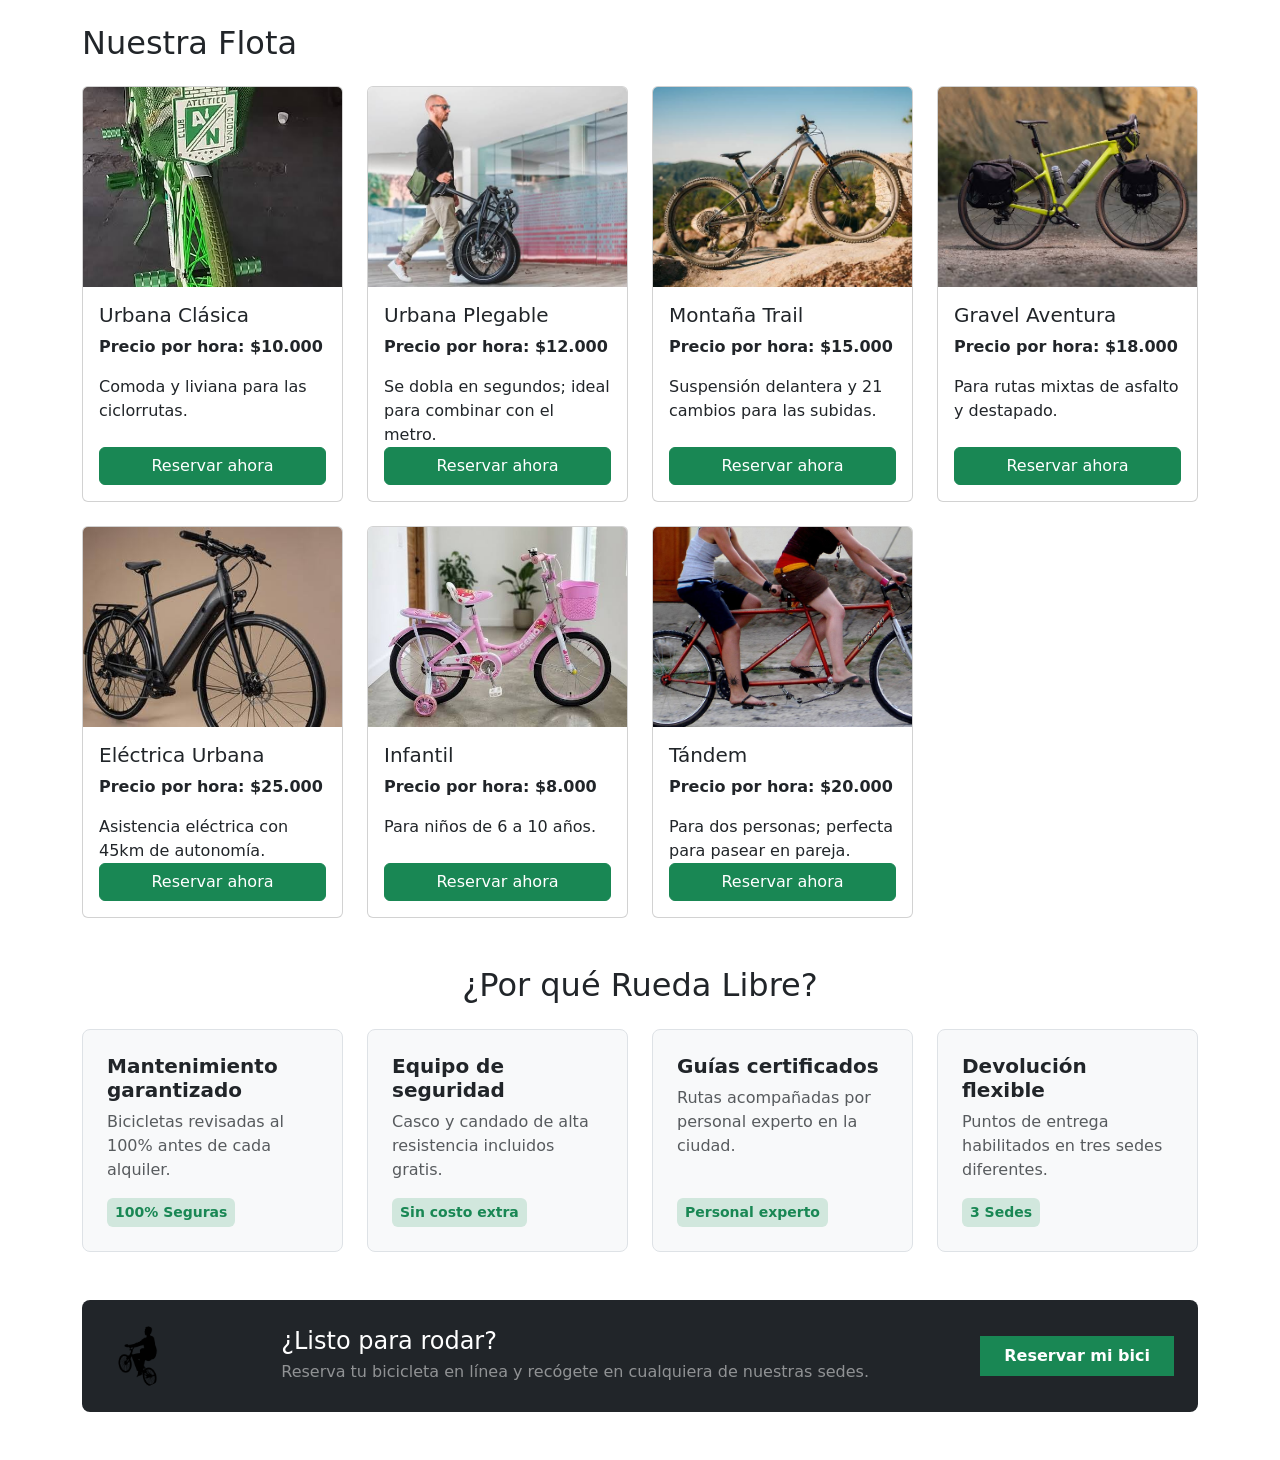
<file: pruebas/catalogo-bootstrap.html>
<!doctype html>
<html lang="en">
  <head>
    <meta charset="utf-8" />
    <meta name="viewport" content="width=device-width, initial-scale=1" />
    <title>Rueda Libre | Alquiler de bicicletas en Medellín</title>
    <link
      href="https://cdn.jsdelivr.net/npm/bootstrap@5.3.8/dist/css/bootstrap.min.css"
      rel="stylesheet"
      integrity="sha384-sRIl4kxILFvY47J16cr9ZwB07vP4J8+LH7qKQnuqkuIAvNWLzeN8tE5YBujZqJLB"
      crossorigin="anonymous"
    />
  </head>
  <body>
    <main class="container my-4">
      <h2 class="mb-4">Nuestra Flota</h2>

      <section class="row g-4">
        <article class="col-12 col-sm-6 col-lg-4 col-xl-3">
          <div class="card h-100">
            <img
              src="../img/nombre8.jpg"
              class="card-img-top object-fit-cover"
              style="height: 200px"
              alt="Urbana Clásica"
            />
            <div class="card-body d-flex flex-column justify-content-between">
              <div>
                <h3 class="card-title h5">Urbana Clásica</h3>
                <p class="fw-bold">Precio por hora: $10.000</p>
                <p class="card-text">Comoda y liviana para las ciclorrutas.</p>
              </div>
              <a href="../paginas/reservas.html" class="btn btn-success"
                >Reservar ahora</a
              >
            </div>
          </div>
        </article>

        <article class="col-12 col-sm-6 col-lg-4 col-xl-3">
          <div class="card h-100">
            <img
              src="../img/nombre9.jpg"
              class="card-img-top object-fit-cover"
              style="height: 200px"
              alt="Urbana Plegable"
            />
            <div class="card-body d-flex flex-column justify-content-between">
              <div>
                <h3 class="card-title h5">Urbana Plegable</h3>
                <p class="fw-bold">Precio por hora: $12.000</p>
                <p class="card-text">
                  Se dobla en segundos; ideal para combinar con el metro.
                </p>
              </div>
              <a href="../paginas/reservas.html" class="btn btn-success"
                >Reservar ahora</a
              >
            </div>
          </div>
        </article>

        <article class="col-12 col-sm-6 col-lg-4 col-xl-3">
          <div class="card h-100">
            <img
              src="../img/nombre10.jpg"
              class="card-img-top object-fit-cover"
              style="height: 200px"
              alt="Bicicleta de Montaña"
            />
            <div class="card-body d-flex flex-column justify-content-between">
              <div>
                <h3 class="card-title h5">Montaña Trail</h3>
                <p class="fw-bold">Precio por hora: $15.000</p>
                <p class="card-text">
                  Suspensión delantera y 21 cambios para las subidas.
                </p>
              </div>
              <a href="../paginas/reservas.html" class="btn btn-success"
                >Reservar ahora</a
              >
            </div>
          </div>
        </article>

        <article class="col-12 col-sm-6 col-lg-4 col-xl-3">
          <div class="card h-100">
            <img
              src="../img/nombre11.jpg"
              class="card-img-top object-fit-cover"
              style="height: 200px"
              alt="Gravel Aventura"
            />
            <div class="card-body d-flex flex-column justify-content-between">
              <div>
                <h3 class="card-title h5">Gravel Aventura</h3>
                <p class="fw-bold">Precio por hora: $18.000</p>
                <p class="card-text">
                  Para rutas mixtas de asfalto y destapado.
                </p>
              </div>
              <a href="../paginas/reservas.html" class="btn btn-success"
                >Reservar ahora</a
              >
            </div>
          </div>
        </article>

        <article class="col-12 col-sm-6 col-lg-4 col-xl-3">
          <div class="card h-100">
            <img
              src="../img/nombre12.jpg"
              class="card-img-top object-fit-cover"
              style="height: 200px"
              alt="Eléctrica Urbana"
            />
            <div class="card-body d-flex flex-column justify-content-between">
              <div>
                <h3 class="card-title h5">Eléctrica Urbana</h3>
                <p class="fw-bold">Precio por hora: $25.000</p>
                <p class="card-text">
                  Asistencia eléctrica con 45km de autonomía.
                </p>
              </div>
              <a href="../paginas/reservas.html" class="btn btn-success"
                >Reservar ahora</a
              >
            </div>
          </div>
        </article>

        <article class="col-12 col-sm-6 col-lg-4 col-xl-3">
          <div class="card h-100">
            <img
              src="../img/nombre13.jpg"
              class="card-img-top object-fit-cover"
              style="height: 200px"
              alt="Infantil"
            />
            <div class="card-body d-flex flex-column justify-content-between">
              <div>
                <h3 class="card-title h5">Infantil</h3>
                <p class="fw-bold">Precio por hora: $8.000</p>
                <p class="card-text">Para niños de 6 a 10 años.</p>
              </div>
              <a href="../paginas/reservas.html" class="btn btn-success"
                >Reservar ahora</a
              >
            </div>
          </div>
        </article>

        <article class="col-12 col-sm-6 col-lg-4 col-xl-3">
          <div class="card h-100">
            <img
              src="../img/nombre14.jpg"
              class="card-img-top object-fit-cover"
              style="height: 200px"
              alt="Tándem"
            />
            <div class="card-body d-flex flex-column justify-content-between">
              <div>
                <h3 class="card-title h5">Tándem</h3>
                <p class="fw-bold">Precio por hora: $20.000</p>
                <p class="card-text">
                  Para dos personas; perfecta para pasear en pareja.
                </p>
              </div>
              <a href="../paginas/reservas.html" class="btn btn-success"
                >Reservar ahora</a
              >
            </div>
          </div>
        </article>
      </section>

      <section class="my-5">
        <h2 class="text-center mb-4">¿Por qué Rueda Libre?</h2>

        <div class="row g-4">
          <article class="col-12 col-md-6 col-lg-3">
            <div
              class="p-4 border rounded-3 bg-body-tertiary h-100 d-flex flex-column justify-content-between"
            >
              <div>
                <h3 class="fs-5 fw-bold text-dark mb-2">
                  Mantenimiento garantizado
                </h3>
                <p class="text-body-secondary mb-3">
                  Bicicletas revisadas al 100% antes de cada alquiler.
                </p>
              </div>
              <div>
                <span
                  class="d-inline-block bg-success-subtle text-success fw-bold px-2 py-1 rounded small"
                  >100% Seguras</span
                >
              </div>
            </div>
          </article>

          <article class="col-12 col-md-6 col-lg-3">
            <div
              class="p-4 border rounded-3 bg-body-tertiary h-100 d-flex flex-column justify-content-between"
            >
              <div>
                <h3 class="fs-5 fw-bold text-dark mb-2">Equipo de seguridad</h3>
                <p class="text-body-secondary mb-3">
                  Casco y candado de alta resistencia incluidos gratis.
                </p>
              </div>
              <div>
                <span
                  class="d-inline-block bg-success-subtle text-success fw-bold px-2 py-1 rounded small"
                  >Sin costo extra</span
                >
              </div>
            </div>
          </article>

          <article class="col-12 col-md-6 col-lg-3">
            <div
              class="p-4 border rounded-3 bg-body-tertiary h-100 d-flex flex-column justify-content-between"
            >
              <div>
                <h3 class="fs-5 fw-bold text-dark mb-2">Guías certificados</h3>
                <p class="text-body-secondary mb-3">
                  Rutas acompañadas por personal experto en la ciudad.
                </p>
              </div>
              <div>
                <span
                  class="d-inline-block bg-success-subtle text-success fw-bold px-2 py-1 rounded small"
                  >Personal experto</span
                >
              </div>
            </div>
          </article>

          <article class="col-12 col-md-6 col-lg-3">
            <div
              class="p-4 border rounded-3 bg-body-tertiary h-100 d-flex flex-column justify-content-between"
            >
              <div>
                <h3 class="fs-5 fw-bold text-dark mb-2">Devolución flexible</h3>
                <p class="text-body-secondary mb-3">
                  Puntos de entrega habilitados en tres sedes diferentes.
                </p>
              </div>
              <div>
                <span
                  class="d-inline-block bg-success-subtle text-success fw-bold px-2 py-1 rounded small"
                  >3 Sedes</span
                >
              </div>
            </div>
          </article>
        </div>
      </section>

    <section class="bg-dark text-white p-4 rounded-3 d-flex flex-column flex-md-row justify-content-between align-items-center gap-3 my-5">

        <img src="../img/logo.png" alt="Logo Rueda Libre" class="d-none d-md-block rounded-circle object-fit-cover" width="64" height="64">

        <div>
            <h3 class="h4 mb-1">¿Listo para rodar?</h3>
            <p class="mb-0 text-white-50">Reserva tu bicicleta en línea y recógete en cualquiera de nuestras sedes.</p>
        </div>

        <a href="../paginas/reservas.html" class="d-inline-block bg-success text-white px-4 py-2 rounded--3 fw-bold text-decoration-none">Reservar mi bici</a>
    </section>
      
    </main>

    <script
      src="https://cdn.jsdelivr.net/npm/@popperjs/core@2.11.8/dist/umd/popper.min.js"
      integrity="sha384-I7E8VVD/ismYTF4hNIPjVp/Zjvgyol6VFvRkX/vR+Vc4jQkC+hVqc2pM8ODewa9r"
      crossorigin="anonymous"
    ></script>
    <script
      src="https://cdn.jsdelivr.net/npm/bootstrap@5.3.8/dist/js/bootstrap.min.js"
      integrity="sha384-G/EV+4j2dNv+tEPo3++6LCgdCROaejBqfUeNjuKAiuXbjrxilcCdDz6ZAVfHWe1Y"
      crossorigin="anonymous"
    ></script>
  </body>
</html>
</file>
<file: css/styles.css>
*,
*::before,
*::after {
  box-sizing: border-box;
  margin: 0;
  padding: 0;
}

:root {
  --verde-ruta: #1e7a4f;
  --naranja-pedal: #f39a2b;
  --azul-noche: #14213d;
  --crema: #faf6ef;
  --gris-asfalto: #5b6470;

  --fuente-titulos: "Montserrat", sans-serif;
  --fuente-cuerpo: "Open Sans", sans-serif;

  --espacio-sm: 0.5rem;
  --espacio-md: 1rem;
  --espacio-lg: 2rem;
}

:root {
  --bs-primary: var(--verde-ruta);
  --bs-primary-rgb: 30, 122, 79;
  --bs-body-font-family: var(--fuente-cuerpo);
  --bs-link-color: var(--verde-ruta);
  --bs-link-color-rgb: 30, 122, 79;
  --bs-border-radius: 4px;
  --bs-form-invalid-color: #b02a37;
}


body{
  font-family: var(--fuente-cuerpo);
  font-weight: 400;
  color: var(--azul-noche);
  background-color: var(--crema);
  padding-bottom: 5rem; 
  line-height: 1.6;
}

navbar

h1,
h2,
h3,
h4,
h5,
h6 {
  font-family: var(--fuente-titulos);
  font-weight: 700;
  color: var(--azul-noche);
}

.texto-secundario,
footer p {
  color: var(--gris-asfalto);
  font-weight: 400;
}

a {
  color: var(--verde-ruta);
  font-weight: 600;
}

a:hover {
  color: var(--azul-noche);
  text-decoration: underline;
}

.menu {
  display: flex;
  flex-direction: column; 
  align-items: center;    
  gap: 0.5rem;
  margin-bottom: var(--espacio-lg);
}

.menu ul {
  display: flex;
  flex-direction: column;
  gap: 0.5rem;
  margin: 0;
  padding: 0;
  list-style: none;
  text-align: center;
}

.menu a {
  color: var(--gris-asfalto);
  text-decoration: none;
  font-weight: 600;
  padding: var(--espacio-sm);
  display: block;
}

.menu a.activo {
  color: var(--verde-ruta);
  font-weight: 600;
}

.menu a:hover {
  color: var(--naranja-pedal);
  text-decoration: underline;
}

.menu a:focus {
  color: var(--verde-ruta);
  outline: 3px solid var(--naranja-pedal);
  outline-offset: 3px;
}

.footer {
  display: flex;
  flex-direction: column;
  align-items: center;
  gap: 1rem;
  text-align: center;
}


button,
.boton,
.boton-reservar {
  display: inline-block;
  background-color: var(--verde-ruta);
  color: #ffffff;
  border: none;
  padding: var(--espacio-sm) var(--espacio-md);
  font-family: var(--fuente-cuerpo);
  font-weight: 600;
  text-decoration: none;
  border-radius: 4px;
  cursor: pointer;
}

button:hover,
.boton:hover,
.boton-reservar:hover {
  background-color: var(--naranja-pedal);
  color: var(--azul-noche);
  text-decoration: underline;
}

button:focus,
.boton:focus,
.boton-reservar:focus {
  outline: 3px solid var(--naranja-pedal);
  outline-offset: 3px;
}

.boton-whatsapp {
  position: fixed;
  bottom: 1.5rem;
  right: 1.5rem;
  background-color: #25d366;
  color: var(--azul-noche);
  font-family: var(--fuente-cuerpo);
  font-weight: 700;
  padding: var(--espacio-sm) var(--espacio-md);
  border-radius: 50px;
  text-decoration: none;
  box-shadow: 0 4px 10px rgba(0, 0, 0, 0.2);
  z-index: 1000;
}

.boton-whatsapp:hover {
  background-color: #46da7d;
  color: var(--azul-noche);
}

.boton-whatsapp:focus {
  outline: 3px solid var(--naranja-pedal);
  outline-offset: 3px;
}

.btn-primary {
  --bs-btn-bg: var(--verde-ruta);
  --bs-btn-border-color: var(--verde-ruta);
  --bs-btn-hover-bg: #1a6843;
  --bs-btn-hover-border-color: #18623f;
  --bs-btn-focus-shadow-rgb: 30, 122, 79;
  --bs-btn-active-bg: #18623f;
  --bs-btn-active-border-color: #175c3b;
  --bs-btn-disabled-bg: var(--verde-ruta);
  --bs-btn-disabled-border-color: var(--verde-ruta);

  
}

.btn-naranja {
  --bs-btn-color: var(--azul-noche);
  --bs-btn-bg: var(--naranja-pedal);
  --bs-btn-border-color: var(--naranja-pedal);
  --bs-btn-hover-color: var(--azul-noche);
  --bs-btn-hover-bg: #f5a94b;
  --bs-btn-hover-border-color: #f4a440;
  --bs-btn-focus-shadow-rgb: 243, 154, 43;
  --bs-btn-active-color: var(--azul-noche);
  --bs-btn-active-bg: #f5ae55;
  --bs-btn-active-border-color: #f4a440;
  --bs-btn-disabled-color: var(--azul-noche);
  --bs-btn-disabled-bg: var(--naranja-pedal);
  --bs-btn-disabled-border-color: var(--naranja-pedal);
}


table {
  width: 100%;
  border-collapse: collapse;
  margin-bottom: var(--espacio-lg);
  font-size: 0.85rem;
}

th,
td {
  padding: 0.4rem 0.6rem; 
  border: 1px solid var(--gris-asfalto);
  text-align: left;
  word-break: break-word; 
}

th {
  background-color: var(--azul-noche);
  color: #ffffff;
  font-family: var(--fuente-titulos);
}


form fieldset {
  border: 1px solid var(--gris-asfalto);
  padding: var(--espacio-md);
  margin-bottom: var(--espacio-lg);
  border-radius: 4px;
}

form legend {
  font-family: var(--fuente-titulos);
  font-weight: 700;
  padding: 0 var(--espacio-sm);
  color: var(--azul-noche);
}

form p {
  margin-bottom: var(--espacio-md);
}

form label {
  display: block;
  margin-bottom: var(--espacio-sm);
  font-weight: 600;
}

input,
select,
textarea {
  width: 100%;
  border: 1px solid var(--gris-asfalto);
  padding: var(--espacio-sm);
  font-family: var(--fuente-cuerpo);
  border-radius: 4px;
}

input[type="checkbox"] {
  width: auto;
  display: inline-block;
  margin-right: var(--espacio-sm);
}

input:focus,
select:focus,
textarea:focus {
  outline: 3px solid var(--naranja-pedal);
  outline-offset: 2px;
  border-color: var(--verde-ruta);
}

form button {
  padding: var(--espacio-md) var(--espacio-lg);
  margin-top: var(--espacio-sm);
}

.carousel-control-prev:hover,
.carousel-control-next:hover {
  background-color: transparent;
}

.carousel-control-prev:focus-visible,
.carousel-control-next:focus-visible {
  outline: 3px solid var(--naranja-pedal);
  outline-offset: -6px;
}

.portada {
  background-color: rgba(var(--bs-primary-rgb), 0.08);
  border-radius: var(--bs-border-radius);
  padding-top: var(--espacio-lg);
  padding-bottom: var(--espacio-lg);
}

.titulo-seccion {
  padding-left: var(--espacio-md);
  border-left: 6px solid var(--naranja-pedal);
}

.pie-marca {
  margin-top: var(--espacio-lg);
  padding-top: var(--espacio-lg);
  border-top: 4px solid var(--verde-ruta);
}


@media (min-width: 768px) {
  .menu {
    flex-direction: row;
    justify-content: space-between; 
  }

  .menu ul {
    flex-direction: row;           
    gap: 2rem;
  }
}

@media (min-width: 1200px) {
  .footer {
    flex-direction: row;
    justify-content: space-around;
    text-align: left;
  }
}
</file>
